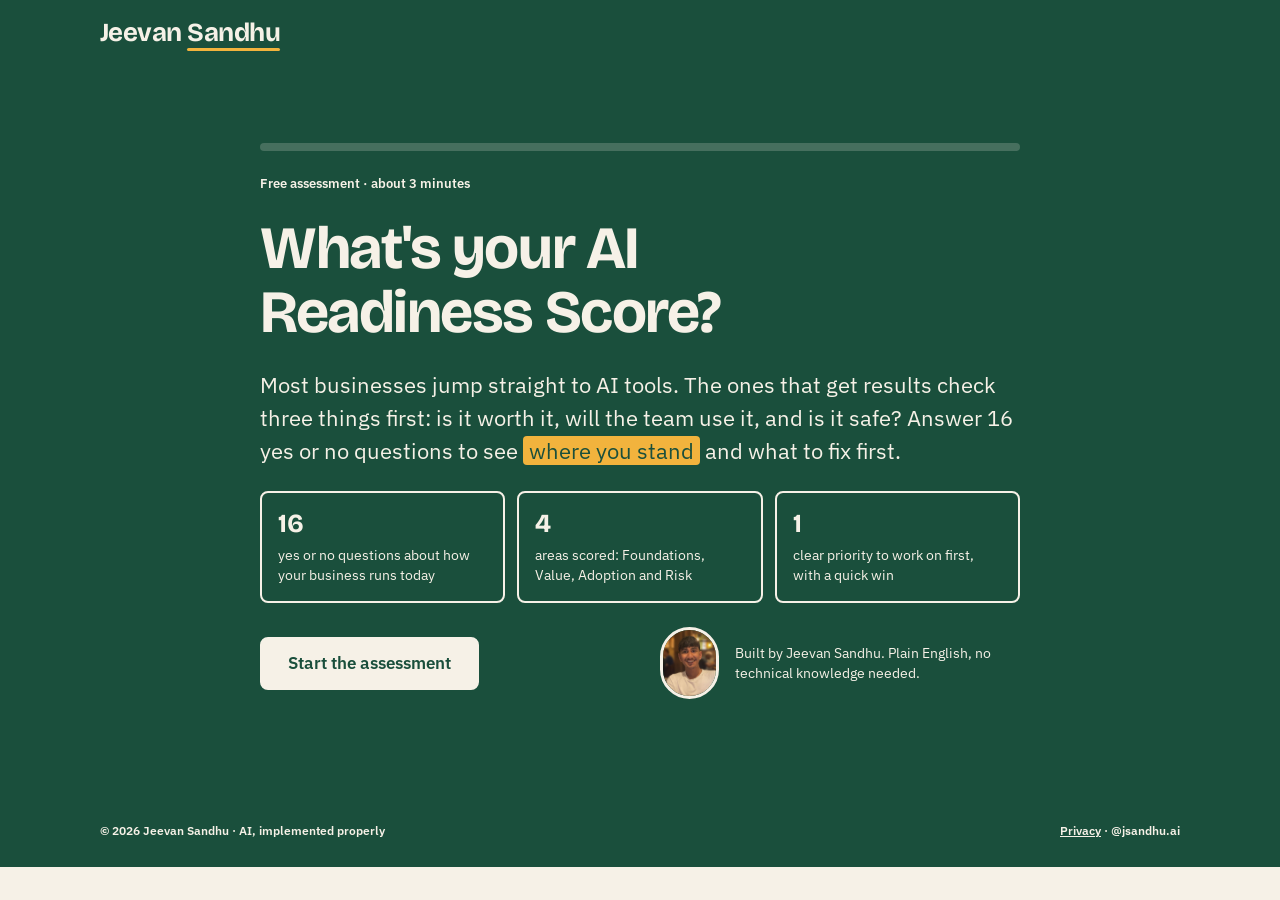
<file: index.html>
<!doctype html>
<html lang="en-GB">
<head>
<meta charset="utf-8">
<meta name="viewport" content="width=device-width, initial-scale=1">
<title>AI Readiness Score · Jeevan Sandhu</title>
<meta name="description" content="Is your business ready to implement AI properly? Answer 16 yes or no questions in about three minutes and get your free AI Readiness Score.">
<meta property="og:title" content="What's your AI Readiness Score?">
<meta property="og:description" content="16 yes or no questions, about three minutes. Find out where your business stands on Value, Adoption and Risk, and what to fix first.">
<meta property="og:image" content="https://www.clearstageconsulting.com/jeevan.jpg">
<link rel="preconnect" href="https://fonts.googleapis.com">
<link rel="preconnect" href="https://fonts.gstatic.com" crossorigin>
<link rel="stylesheet" href="https://fonts.googleapis.com/css2?family=Bricolage+Grotesque:opsz,wght@12..96,600;12..96,700&family=IBM+Plex+Sans:wght@400;600&display=swap">
<!-- JSandhu AI design system -->
<link rel="stylesheet" href="tokens.css">
<link rel="stylesheet" href="components.css">
<link rel="stylesheet" href="site.css">
<style>
  .quiz { max-width: 760px; margin: 0 auto; }
  .screen[hidden] { display: none; }
  .progress { height: 8px; background: rgba(246, 241, 231, 0.2); border-radius: var(--radius-full); overflow: hidden; }
  .progress span { display: block; height: 100%; width: 0; background: var(--highlight); border-radius: var(--radius-full); transition: width .3s ease; }
  .q { display: block; padding: 0 0 var(--space-20); margin: 0 0 var(--space-20); border-bottom: var(--rule-hairline) solid var(--line); }
  .q legend { float: left; width: 100%; margin-bottom: var(--space-12); }
  .q .yn { clear: both; }
  .yn { display: grid; grid-template-columns: repeat(2, minmax(0, 140px)); gap: var(--space-8); }
  .yn .site-choice span { justify-content: center; }
  .yn .site-choice span::before { display: none; }
  .yn .site-choice input:checked + span { background: var(--panel); color: var(--on-panel); }
  .nav-row { display: flex; justify-content: space-between; align-items: center; gap: var(--space-16); flex-wrap: wrap; }
  .back { background: none; border: 0; padding: 8px 0; font: inherit; font-weight: 600; color: var(--muted); cursor: pointer; text-decoration: underline; min-height: 44px; }
  .score-row { display: flex; align-items: flex-end; gap: var(--space-24); flex-wrap: wrap; }
  .score-row .numeral { font-size: clamp(96px, 16vw, 160px); line-height: 0.85; }
  .bar { height: 10px; background: rgba(26, 79, 60, 0.12); border-radius: var(--radius-full); overflow: hidden; }
  .bar span { display: block; height: 100%; background: var(--line-strong); border-radius: var(--radius-full); }
  .area-head { display: flex; justify-content: space-between; align-items: baseline; gap: var(--space-8); }
  .check-consent { display: flex; gap: var(--space-12); align-items: flex-start; cursor: pointer; }
  .check-consent input { width: 20px; height: 20px; margin: 2px 0 0; accent-color: var(--bottle-green); flex-shrink: 0; }
  .intro-list { display: grid; grid-template-columns: repeat(3, minmax(0, 1fr)); gap: var(--space-12); }
  @media (max-width: 860px) { .intro-list { grid-template-columns: 1fr; } }
  @media (prefers-reduced-motion: reduce) { .progress span { transition: none; } }
</style>
</head>
<body>

<header class="nav" data-theme="green">
  <div class="wrap"><span class="jsa-wordmark wordmark">Jeevan <span class="jsa-wordmark__accent">Sandhu</span></span></div>
</header>

<main class="band jsa-surface" data-theme="green" style="min-height: 80vh">
  <div class="quiz jsa-stack">

    <div class="progress" aria-hidden="true"><span id="bar"></span></div>

    <!-- 0. Intro -->
    <section class="screen jsa-stack" data-step="0">
      <p class="label jsa-muted">Free assessment · about 3 minutes</p>
      <h1 class="chapter-title web-hero">What's your AI Readiness Score?</h1>
      <p class="lead">Most businesses jump straight to AI tools. The ones that get results check three things first: is it worth it, will the team use it, and is it safe? Answer 16 yes or no questions to see <span class="jsa-highlight">where you stand</span> and what to fix first.</p>
      <div class="intro-list">
        <div class="jsa-card jsa-card--strong"><span class="figure">16</span><span class="small">yes or no questions about how your business runs today</span></div>
        <div class="jsa-card jsa-card--strong"><span class="figure">4</span><span class="small">areas scored: Foundations, Value, Adoption and Risk</span></div>
        <div class="jsa-card jsa-card--strong"><span class="figure">1</span><span class="small">clear priority to work on first, with a quick win</span></div>
      </div>
      <div class="nav-row">
        <button class="site-btn" type="button" data-next>Start the assessment</button>
        <div class="photo-chip" style="max-width: 360px">
          <img src="jeevan.jpg" alt="Jeevan Sandhu" width="72" height="72">
          <p class="small">Built by Jeevan Sandhu. Plain English, no technical knowledge needed.</p>
        </div>
      </div>
    </section>

    <!-- 1 to 4. Scored areas (filled in by the script) -->
    <div id="areas"></div>

    <!-- 5. About your business -->
    <section class="screen" data-step="5" hidden>
      <div class="form-card" data-theme="paper">
        <div class="jsa-step">
          <span class="label jsa-muted">Part 5 of 6 · About your business</span>
          <h2 class="step-heading">A few details so your results fit your business</h2>
        </div>
        <div class="field">
          <label class="body-strong" for="industry">What type of business is it?</label>
          <select class="site-input" id="industry">
            <option value="" selected disabled>Choose your industry</option>
            <option>Accountancy and bookkeeping</option>
            <option>Legal</option>
            <option>Estate agency and property</option>
            <option>Recruitment</option>
            <option>Marketing, design or creative agency</option>
            <option>IT and tech services</option>
            <option>Consulting and professional services</option>
            <option>Financial services and insurance</option>
            <option>Construction and trades</option>
            <option>Health, beauty and wellness</option>
            <option>Hospitality and events</option>
            <option>Retail and e-commerce</option>
            <option>Manufacturing and engineering</option>
            <option>Education and training</option>
            <option>Charity or non-profit</option>
            <option value="other">Something else</option>
          </select>
          <input class="site-input" type="text" id="industryOther" placeholder="Tell me your industry" hidden>
        </div>
        <fieldset class="field">
          <legend class="body-strong">What's your role in the business?</legend>
          <div class="choices">
            <label class="site-choice"><input type="radio" name="role" value="owner"><span class="body">Owner, director or co-founder</span></label>
            <label class="site-choice"><input type="radio" name="role" value="signoff"><span class="body">Manager who can sign off spending</span></label>
            <label class="site-choice"><input type="radio" name="role" value="researching"><span class="body">I'm looking into it for someone else</span></label>
          </div>
        </fieldset>
        <fieldset class="field">
          <legend class="body-strong">When do you want to start using AI properly?</legend>
          <div class="choices">
            <label class="site-choice"><input type="radio" name="when" value="month"><span class="body">In the next month</span></label>
            <label class="site-choice"><input type="radio" name="when" value="quarter"><span class="body">In the next 3 months</span></label>
            <label class="site-choice"><input type="radio" name="when" value="later"><span class="body">Later this year or beyond</span></label>
            <label class="site-choice"><input type="radio" name="when" value="exploring"><span class="body">I'm just exploring</span></label>
          </div>
        </fieldset>
        <fieldset class="field">
          <legend class="body-strong">If expert help showed a clear return, would you invest in it?</legend>
          <div class="choices">
            <label class="site-choice"><input type="radio" name="invest" value="yes"><span class="body">Yes, I've got budget for this</span></label>
            <label class="site-choice"><input type="radio" name="invest" value="numbers"><span class="body">Yes, if I can see the return</span></label>
            <label class="site-choice"><input type="radio" name="invest" value="diy"><span class="body">Not right now, I'd rather do it myself</span></label>
          </div>
        </fieldset>
        <div class="field">
          <label class="body-strong" for="drain">What's eating the most time in your week? <span class="small jsa-muted">(optional)</span></label>
          <textarea class="site-input" id="drain" placeholder="For example: replying to enquiries, writing quotes, chasing invoices"></textarea>
        </div>
        <p class="form-error small-strong" data-error role="alert">Please choose your industry and answer the three questions.</p>
        <div class="nav-row">
          <button class="back" type="button" data-back>Back</button>
          <button class="site-btn" type="button" data-next>Next</button>
        </div>
      </div>
    </section>

    <!-- 6. Contact gate -->
    <section class="screen" data-step="6" hidden>
      <form class="form-card" id="gate" data-theme="paper" novalidate>
        <div class="jsa-step">
          <span class="label jsa-muted">Part 6 of 6 · Your results are ready</span>
          <h2 class="step-heading">Where should I send your results?</h2>
          <p class="small jsa-muted">You'll see your score and your priority straight away.</p>
        </div>
        <div class="row-2">
          <div class="field">
            <label class="body-strong" for="firstName">First name</label>
            <input class="site-input" type="text" id="firstName" autocomplete="given-name">
          </div>
          <div class="field">
            <label class="body-strong" for="email">Email</label>
            <input class="site-input" type="email" id="email" autocomplete="email">
          </div>
        </div>
        <div class="field">
          <label class="body-strong" for="business">Business name</label>
          <input class="site-input" type="text" id="business" autocomplete="organization">
        </div>
        <label class="check-consent small">
          <input type="checkbox" id="consent">
          <span>Send me occasional plain-English tips on implementing AI. Unsubscribe any time.</span>
        </label>
        <p class="form-error small-strong" data-error role="alert">Please add your first name, a valid email and your business name.</p>
        <div class="nav-row">
          <button class="back" type="button" data-back>Back</button>
          <button class="site-btn" type="submit">Show my results</button>
        </div>
        <p class="small jsa-muted">I'll use your details to send your results and follow up about them. I never sell them or share them for anyone else's marketing. <a href="privacy.html" target="_blank">Privacy policy</a>.</p>
      </form>
    </section>

    <!-- 7. Results -->
    <section class="screen jsa-stack" data-step="7" hidden aria-live="polite">
      <p class="label jsa-muted" id="r-hello">Your results</p>
      <div class="score-row">
        <span class="numeral" id="r-percent">0%</span>
        <div class="jsa-step" style="padding-bottom: 12px">
          <span class="label jsa-muted">AI Readiness Score</span>
          <h1 class="step-heading" id="r-tier" style="font-size: 32px; line-height: 38px">Tier</h1>
        </div>
      </div>
      <p class="lead" id="r-tier-text"></p>

      <div class="form-card" data-theme="paper">
        <h2 class="step-heading">Your scores by area</h2>
        <div class="jsa-grid-2" id="r-areas"></div>
      </div>

      <div class="jsa-panel" id="r-priority"></div>

      <div class="jsa-card jsa-card--roomy" id="r-next"></div>
      <p class="small">Take a screenshot to keep your results handy.</p>
    </section>

  </div>
</main>

<footer class="footer" data-theme="green">
  <div class="wrap jsa-running running">
    <span>© <span id="year">2026</span> Jeevan Sandhu · AI, implemented properly</span>
    <span><a href="privacy.html" style="color: inherit">Privacy</a> · @jsandhu.ai</span>
  </div>
</footer>

<script>
  // ---------------- Settings: change these if your links change ----------------
  // Leads are emailed here by FormSubmit (free, no account). After activating, you can swap the
  // address for the random alias FormSubmit gives you, so your email isn't visible in the page source.
  var LEAD_INBOX = "clearstageinfo@gmail.com";
  var BOOKING_URL  = "https://calendly.com/clearstageinfo/ai-discovery-call";
  var PRODUCTS_URL = "products.html";

  // Need: a decision-maker who wants to start within 3 months
  // Budget: willing to invest in expert help
  // Need AND budget -> discovery call. Anything else -> the guide.
  var NEED   = { role: ["owner", "signoff"], when: ["month", "quarter"] };
  var BUDGET = { invest: ["yes", "numbers"] };
  // ------------------------------------------------------------------------------

  var AREAS = [
    { key: "foundations", name: "Foundations", sub: "Do you know where your time goes?",
      qs: ["Could you name your three most time-consuming tasks, and roughly how many hours each takes a week?",
           "Are your key processes, like enquiry to invoice, written down anywhere?",
           "Do you know which jobs get done the same way every time?",
           "Is your business information mostly in one or two systems, rather than spread across spreadsheets and inboxes?"],
      low: "You can't fix what you can't see. Before any AI tool, you need a clear picture of where the hours go.",
      win: "This week, write down your three busiest processes step by step, with roughly how long each step takes." },
    { key: "value", name: "Value", sub: "Is it worth it?",
      qs: ["Do you know roughly what an hour of your team's time costs the business?",
           "Before you buy a new tool, do you work out how quickly it would pay for itself?",
           "Could you say what each tool you pay for saves you each month?",
           "Do you review your software subscriptions at least once a year?"],
      low: "Without the numbers, AI spending is guesswork. That's how businesses end up paying for tools nobody uses.",
      win: "List every tool you pay for, what it costs a month, and what it actually saves. Cancel anything you can't justify." },
    { key: "adoption", name: "Adoption", sub: "Will your team use it?",
      qs: ["Have you asked your team which tasks they'd most like help with?",
           "When a new tool comes in, is someone responsible for getting everyone using it?",
           "Is everyone who uses AI at work using it in roughly the same way?",
           "Does your team get time to learn new tools, rather than squeezing it in?"],
      low: "The best tool fails if your team doesn't use it. Adoption is planned, not hoped for.",
      win: "Ask each person on your team which task they dread most. Their answers are your best starting points." },
    { key: "risk", name: "Risk", sub: "Is it safe?",
      qs: ["Do you have written rules on what can and can't go into AI tools?",
           "Do you know where the AI tools your team uses store your data?",
           "Does a person check anything AI writes before it reaches a customer?",
           "Would you know what to do if client details went into the wrong tool?"],
      low: "If your team already uses AI with no rules, client data could be going places you can't take back.",
      win: "Write a one-page rule on what never goes into an AI tool, such as client names, contracts and financial details, and share it today." }
  ];

  var TIERS = [
    { min: 75, name: "Ready to implement", text: "The basics are in place. The next job is choosing which AI ideas are actually worth doing, and testing them properly before you roll them out." },
    { min: 40, name: "Building foundations", text: "Some of the pieces are there. Your lowest area is holding the rest back, so that's where to start." },
    { min: 0,  name: "Getting started", text: "The groundwork isn't there yet, which is completely normal. AI tools come after knowing where your time goes, so start with your priority below." }
  ];

  var LABELS = {
    role:   { owner: "Owner/director", signoff: "Manager with sign-off", researching: "Researching for someone else" },
    invest: { yes: "Has budget", numbers: "Will invest if the return is clear", diy: "Prefers DIY" },
    when:   { month: "Next month", quarter: "Next 3 months", later: "Later", exploring: "Exploring" }
  };

  // ----- Build the four scored screens -----
  var areasEl = document.getElementById("areas");
  AREAS.forEach(function (a, i) {
    var s = document.createElement("section");
    s.className = "screen"; s.dataset.step = String(i + 1); s.hidden = true;
    var html = '<div class="form-card" data-theme="paper">' +
      '<div class="jsa-step"><span class="label jsa-muted">Part ' + (i + 1) + ' of 6 · ' + a.name + '</span>' +
      '<h2 class="step-heading">' + a.sub + '</h2></div><div>';
    a.qs.forEach(function (q, j) {
      var n = a.key + j;
      html += '<fieldset class="field q"><legend class="body">' + q + '</legend><div class="yn">' +
        '<label class="site-choice"><input type="radio" name="' + n + '" value="1"><span class="body-strong">Yes</span></label>' +
        '<label class="site-choice"><input type="radio" name="' + n + '" value="0"><span class="body-strong">No</span></label>' +
        '</div></fieldset>';
    });
    html += '</div><p class="form-error small-strong" data-error role="alert">Please answer all four questions.</p>' +
      '<div class="nav-row"><button class="back" type="button" data-back>Back</button>' +
      '<button class="site-btn" type="button" data-next>Next</button></div></div>';
    s.innerHTML = html;
    areasEl.appendChild(s);
  });

  // ----- Navigation -----
  var screens = Array.prototype.slice.call(document.querySelectorAll(".screen"))
    .sort(function (x, y) { return x.dataset.step - y.dataset.step; });
  var step = 0;
  var bar = document.getElementById("bar");

  function show(n) {
    screens.forEach(function (s) { s.hidden = Number(s.dataset.step) !== n; });
    step = n;
    bar.style.width = Math.round((n / 7) * 100) + "%";
    window.scrollTo({ top: 0, behavior: "smooth" });
    var h = screens[n].querySelector("h1, h2");
    if (h) { h.setAttribute("tabindex", "-1"); h.focus({ preventScroll: true }); }
  }
  function val(id) { return document.getElementById(id).value.trim(); }
  function picked(name) {
    var el = document.querySelector('input[name="' + name + '"]:checked');
    return el ? el.value : "";
  }
  function sector() { var i = document.getElementById("industry"); return i.value === "other" ? val("industryOther") : i.value; }

  function valid(n) {
    if (n >= 1 && n <= 4) {
      var a = AREAS[n - 1];
      return a.qs.every(function (_, j) { return picked(a.key + j) !== ""; });
    }
    if (n === 5) return sector() && picked("role") && picked("when") && picked("invest");
    return true;
  }

  document.addEventListener("click", function (e) {
    var t = e.target;
    if (t.matches("[data-next]")) {
      var err = screens[step].querySelector("[data-error]");
      if (!valid(step)) { if (err) err.classList.add("show"); return; }
      if (err) err.classList.remove("show");
      show(step + 1);
    }
    if (t.matches("[data-back]")) show(step - 1);
  });

  var industry = document.getElementById("industry");
  industry.addEventListener("change", function () {
    var o = document.getElementById("industryOther");
    o.hidden = industry.value !== "other";
    if (!o.hidden) o.focus();
  });

  // ----- Send a lead to your inbox (picked up hourly into the Excel tracker) -----
  function saveLead(lead) {
    var body = Object.assign({
      _subject: "AI Readiness lead: " + lead.email,
      _template: "table",
      _captcha: "false"
    }, lead);
    try {
      fetch("https://formsubmit.co/ajax/" + LEAD_INBOX, {
        method: "POST", keepalive: true,
        headers: { "Content-Type": "application/json", "Accept": "application/json" },
        body: JSON.stringify(body)
      }).catch(function () {});
    } catch (x) {}
  }

  // ----- Scoring, saving and results -----
  document.getElementById("gate").addEventListener("submit", function (e) {
    e.preventDefault();
    var err = this.querySelector("[data-error]");
    var first = val("firstName"), email = val("email"), business = val("business");
    if (!first || !business || !/^[^\s@]+@[^\s@]+\.[^\s@]+$/.test(email)) { err.classList.add("show"); return; }
    err.classList.remove("show");

    var scores = {}, total = 0;
    AREAS.forEach(function (a) {
      var s = 0; a.qs.forEach(function (_, j) { s += Number(picked(a.key + j)); });
      scores[a.key] = s; total += s;
    });
    var percent = Math.round((total / 16) * 100);
    var tier = TIERS.filter(function (t) { return percent >= t.min; })[0];
    var lowest = AREAS.slice().sort(function (x, y) { return scores[x.key] - scores[y.key]; })[0];

    var ans = { role: picked("role"), when: picked("when"), invest: picked("invest") };
    var need = NEED.role.indexOf(ans.role) !== -1 && NEED.when.indexOf(ans.when) !== -1;
    var budget = BUDGET.invest.indexOf(ans.invest) !== -1;
    var route = need && budget ? "discovery_call" : "guide";

    // Save the lead: one field per spreadsheet column
    function clean(s) { return String(s).replace(/[<>]/g, "").replace(/[\r\n\t]+/g, " ").trim().slice(0, 500); }
    var leadId = "L" + Date.now().toString(36).toUpperCase() + Math.random().toString(36).slice(2, 6).toUpperCase();
    saveLead({
      lead_id: leadId,
      submitted: new Date().toISOString(),
      first_name: clean(first),
      email: email.toLowerCase(),
      business: clean(business),
      industry: clean(sector()),
      role: LABELS.role[ans.role],
      timeline: LABELS.when[ans.when],
      budget: LABELS.invest[ans.invest],
      score: String(percent),
      tier: tier.name,
      foundations: String(scores.foundations),
      value: String(scores.value),
      adoption: String(scores.adoption),
      risk: String(scores.risk),
      priority: lowest.name,
      route: route === "discovery_call" ? "Discovery call" : "Guide",
      time_drain: clean(val("drain")) || "-",
      source: clean(new URLSearchParams(location.search).get("source") || "website"),
      marketing_consent: document.getElementById("consent").checked ? "Yes" : "No"
    });

    // Results
    document.getElementById("r-hello").textContent = "Your results, " + first;
    document.getElementById("r-percent").textContent = percent + "%";
    document.getElementById("r-tier").textContent = tier.name;
    document.getElementById("r-tier-text").textContent = tier.text;

    document.getElementById("r-areas").innerHTML = AREAS.map(function (a) {
      var s = scores[a.key];
      return '<div class="jsa-step"><div class="area-head"><span class="body-strong">' + a.name + '</span>' +
        '<span class="small jsa-muted">' + s + ' out of 4</span></div>' +
        '<div class="bar"><span style="width:' + (s / 4 * 100) + '%"></span></div>' +
        '<span class="small jsa-muted">' + a.sub + '</span></div>';
    }).join("");

    document.getElementById("r-priority").innerHTML =
      '<span class="label">Your priority: ' + lowest.name + '</span>' +
      '<h2 class="step-heading">' + lowest.sub + '</h2>' +
      '<p class="body">' + lowest.low + '</p>' +
      '<p class="body"><strong>Quick win:</strong> ' + lowest.win + '</p>';

    var next = document.getElementById("r-next");
    if (route === "discovery_call") {
      var notes = "Score: " + percent + "% (" + tier.name + ") | Priority: " + lowest.name +
        " | Business: " + business + " | Industry: " + sector() +
        " | Role: " + LABELS.role[ans.role] + " | Start: " + LABELS.when[ans.when] +
        " | Budget: " + LABELS.invest[ans.invest] + (val("drain") ? " | Time drain: " + val("drain") : "");
      var url = BOOKING_URL + "?name=" + encodeURIComponent(first) + "&email=" + encodeURIComponent(email) +
        "&a1=" + encodeURIComponent(notes);
      next.innerHTML = '<span class="label jsa-muted">Your next step</span>' +
        '<h2 class="step-heading">Let\'s turn this into a plan</h2>' +
        '<p class="body">You\'re ready to move and open to investing, so the fastest route is a free 20-minute discovery call. We\'ll look at your ' + lowest.name.toLowerCase() + ' gap and where AI could save you the most time. If an AI audit would help, I\'ll explain it. If it won\'t, I\'ll tell you.</p>' +
        '<div><a class="site-btn" href="' + url + '">Book your free discovery call</a></div>';
    } else {
      var purl = PRODUCTS_URL + "?name=" + encodeURIComponent(first) + "&industry=" + encodeURIComponent(sector());
      next.innerHTML = '<span class="label jsa-muted">Your next step</span>' +
        '<h2 class="step-heading">Fix it yourself, step by step</h2>' +
        '<p class="body">The AI Implementation Guide walks you through the same 9-stage process I use with clients, starting with your ' + lowest.name.toLowerCase() + ' gap. You finish with your own written AI strategy, at your own pace.</p>' +
        '<div><a class="site-btn" href="' + purl + '">See the guide</a></div>';
    }
    show(7);
  });

  document.getElementById("year").textContent = new Date().getFullYear();
</script>
</body>
</html>
</file>
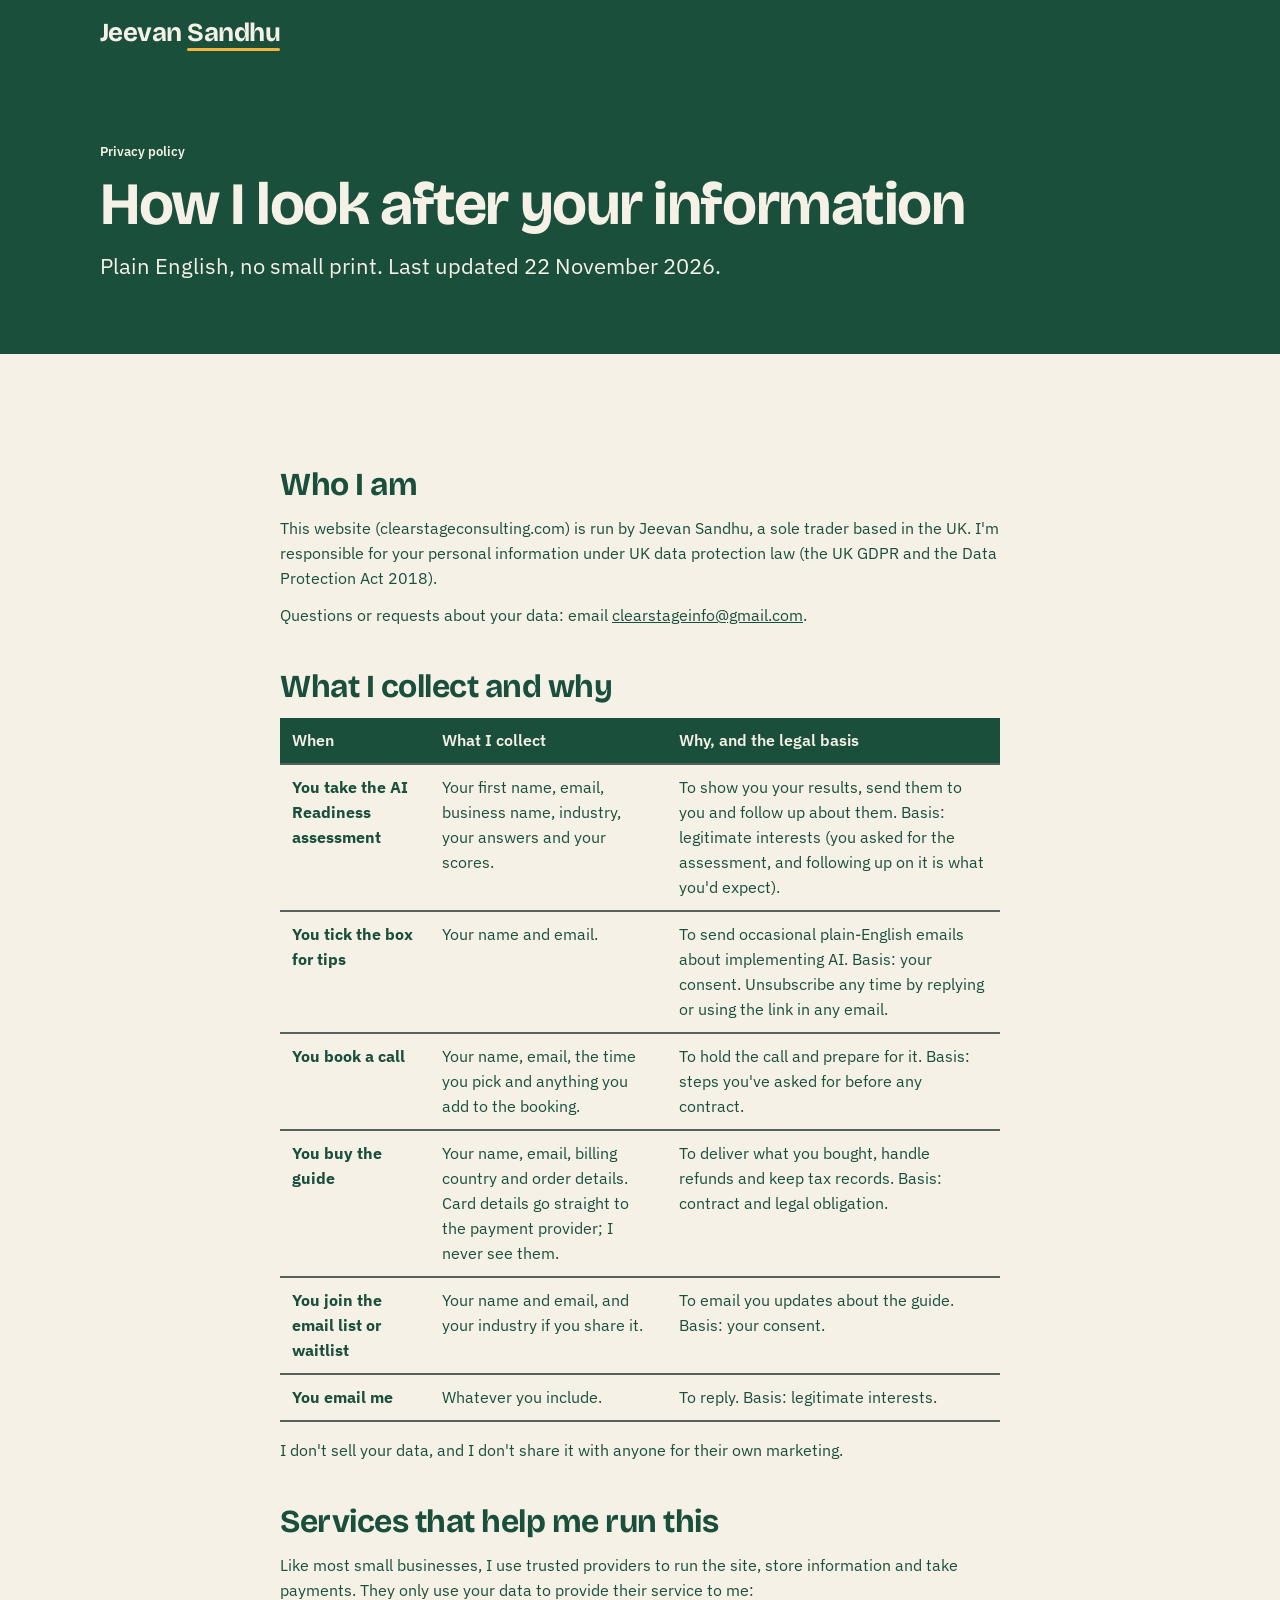
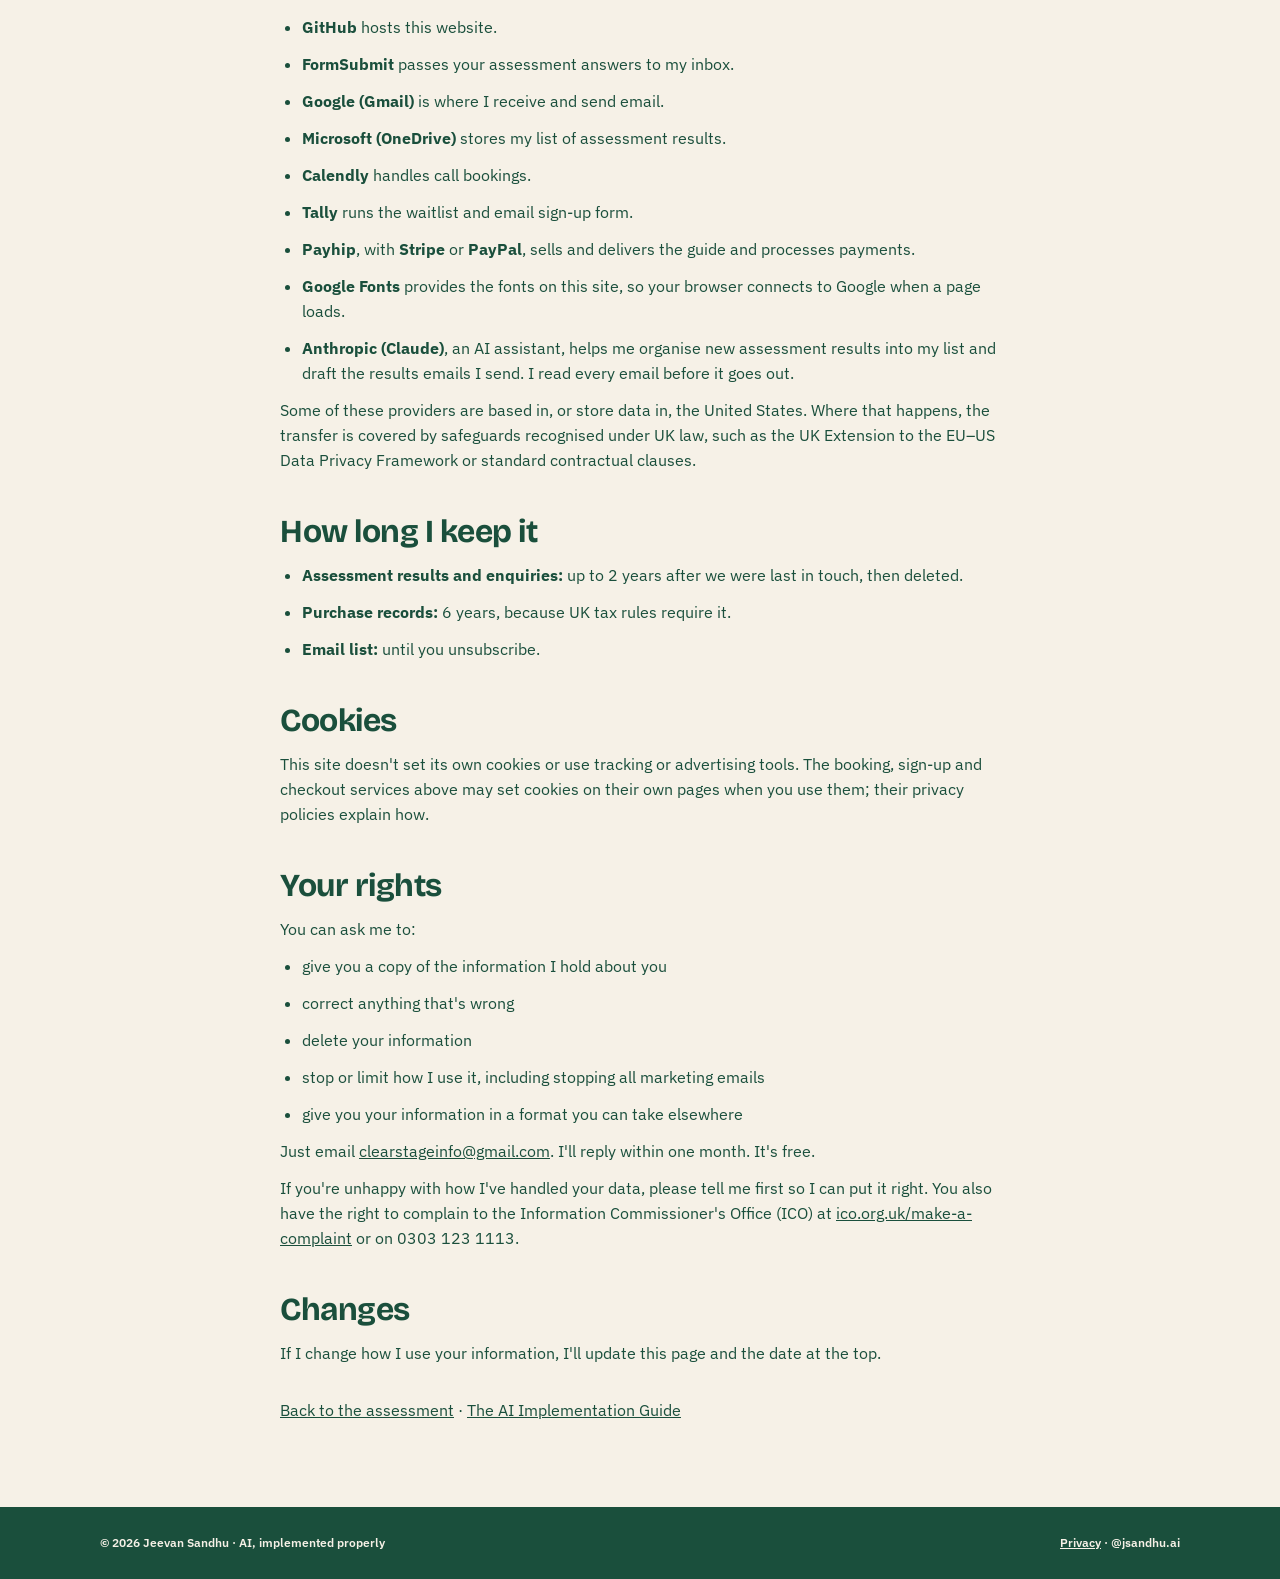
<file: privacy.html>
<!doctype html>
<html lang="en-GB">
<head>
<meta charset="utf-8">
<meta name="viewport" content="width=device-width, initial-scale=1">
<title>Privacy policy · Jeevan Sandhu</title>
<meta name="description" content="How Jeevan Sandhu collects, uses and protects your personal information.">
<link rel="preconnect" href="https://fonts.googleapis.com">
<link rel="preconnect" href="https://fonts.gstatic.com" crossorigin>
<link rel="stylesheet" href="https://fonts.googleapis.com/css2?family=Bricolage+Grotesque:opsz,wght@12..96,600;12..96,700&family=IBM+Plex+Sans:wght@400;600&display=swap">
<link rel="stylesheet" href="tokens.css">
<link rel="stylesheet" href="components.css">
<link rel="stylesheet" href="site.css">
<style>
  .policy { max-width: 720px; }
  .policy h2 { margin-top: 40px; margin-bottom: 12px; }
  .policy p, .policy li { margin-bottom: 12px; }
  .policy ul { padding-left: 22px; margin: 0 0 12px; }
  .policy table { width: 100%; border-collapse: collapse; margin: 8px 0 16px; }
  .policy th, .policy td { text-align: left; vertical-align: top; padding: 10px 12px; border-bottom: var(--rule) solid var(--line); }
  .policy th { background: var(--panel); color: var(--on-panel); font-weight: 600; }
  @media (max-width: 760px) { .policy table, .policy tbody, .policy tr, .policy td, .policy th { display: block; } .policy thead { display: none; } .policy td { border-bottom: 0; padding: 4px 0; } .policy tr { border-bottom: var(--rule) solid var(--line); padding: 10px 0; } }
</style>
</head>
<body>

<header class="nav" data-theme="green">
  <div class="wrap"><a class="jsa-wordmark wordmark" href="index.html">Jeevan <span class="jsa-wordmark__accent">Sandhu</span></a></div>
</header>

<main>
  <section class="band jsa-surface" data-theme="green">
    <div class="wrap jsa-stack" style="gap: 12px">
      <p class="label jsa-muted">Privacy policy</p>
      <h1 class="chapter-title web-hero">How I look after your information</h1>
      <p class="lead">Plain English, no small print. Last updated 22 November 2026.</p>
    </div>
  </section>

  <section class="band jsa-surface">
    <div class="wrap policy body">

      <h2 class="heading">Who I am</h2>
      <p>This website (clearstageconsulting.com) is run by Jeevan Sandhu, a sole trader based in the UK. I'm responsible for your personal information under UK data protection law (the UK GDPR and the Data Protection Act 2018).</p>
      <p>Questions or requests about your data: email <a href="mailto:clearstageinfo@gmail.com">clearstageinfo@gmail.com</a>.</p>

      <h2 class="heading">What I collect and why</h2>
      <table>
        <thead><tr><th>When</th><th>What I collect</th><th>Why, and the legal basis</th></tr></thead>
        <tbody>
          <tr><td><b>You take the AI Readiness assessment</b></td><td>Your first name, email, business name, industry, your answers and your scores.</td><td>To show you your results, send them to you and follow up about them. Basis: legitimate interests (you asked for the assessment, and following up on it is what you'd expect).</td></tr>
          <tr><td><b>You tick the box for tips</b></td><td>Your name and email.</td><td>To send occasional plain-English emails about implementing AI. Basis: your consent. Unsubscribe any time by replying or using the link in any email.</td></tr>
          <tr><td><b>You book a call</b></td><td>Your name, email, the time you pick and anything you add to the booking.</td><td>To hold the call and prepare for it. Basis: steps you've asked for before any contract.</td></tr>
          <tr><td><b>You buy the guide</b></td><td>Your name, email, billing country and order details. Card details go straight to the payment provider; I never see them.</td><td>To deliver what you bought, handle refunds and keep tax records. Basis: contract and legal obligation.</td></tr>
          <tr><td><b>You join the email list or waitlist</b></td><td>Your name and email, and your industry if you share it.</td><td>To email you updates about the guide. Basis: your consent.</td></tr>
          <tr><td><b>You email me</b></td><td>Whatever you include.</td><td>To reply. Basis: legitimate interests.</td></tr>
        </tbody>
      </table>
      <p>I don't sell your data, and I don't share it with anyone for their own marketing.</p>

      <h2 class="heading">Services that help me run this</h2>
      <p>Like most small businesses, I use trusted providers to run the site, store information and take payments. They only use your data to provide their service to me:</p>
      <ul>
        <li><b>GitHub</b> hosts this website.</li>
        <li><b>FormSubmit</b> passes your assessment answers to my inbox.</li>
        <li><b>Google (Gmail)</b> is where I receive and send email.</li>
        <li><b>Microsoft (OneDrive)</b> stores my list of assessment results.</li>
        <li><b>Calendly</b> handles call bookings.</li>
        <li><b>Tally</b> runs the waitlist and email sign-up form.</li>
        <li><b>Payhip</b>, with <b>Stripe</b> or <b>PayPal</b>, sells and delivers the guide and processes payments.</li>
        <li><b>Google Fonts</b> provides the fonts on this site, so your browser connects to Google when a page loads.</li>
        <li><b>Anthropic (Claude)</b>, an AI assistant, helps me organise new assessment results into my list and draft the results emails I send. I read every email before it goes out.</li>
      </ul>
      <p>Some of these providers are based in, or store data in, the United States. Where that happens, the transfer is covered by safeguards recognised under UK law, such as the UK Extension to the EU–US Data Privacy Framework or standard contractual clauses.</p>

      <h2 class="heading">How long I keep it</h2>
      <ul>
        <li><b>Assessment results and enquiries:</b> up to 2 years after we were last in touch, then deleted.</li>
        <li><b>Purchase records:</b> 6 years, because UK tax rules require it.</li>
        <li><b>Email list:</b> until you unsubscribe.</li>
      </ul>

      <h2 class="heading">Cookies</h2>
      <p>This site doesn't set its own cookies or use tracking or advertising tools. The booking, sign-up and checkout services above may set cookies on their own pages when you use them; their privacy policies explain how.</p>

      <h2 class="heading">Your rights</h2>
      <p>You can ask me to:</p>
      <ul>
        <li>give you a copy of the information I hold about you</li>
        <li>correct anything that's wrong</li>
        <li>delete your information</li>
        <li>stop or limit how I use it, including stopping all marketing emails</li>
        <li>give you your information in a format you can take elsewhere</li>
      </ul>
      <p>Just email <a href="mailto:clearstageinfo@gmail.com">clearstageinfo@gmail.com</a>. I'll reply within one month. It's free.</p>
      <p>If you're unhappy with how I've handled your data, please tell me first so I can put it right. You also have the right to complain to the Information Commissioner's Office (ICO) at <a href="https://ico.org.uk/make-a-complaint/">ico.org.uk/make-a-complaint</a> or on 0303 123 1113.</p>

      <h2 class="heading">Changes</h2>
      <p>If I change how I use your information, I'll update this page and the date at the top.</p>

      <p style="margin-top: 32px"><a href="index.html">Back to the assessment</a> · <a href="products.html">The AI Implementation Guide</a></p>
    </div>
  </section>
</main>

<footer class="footer" data-theme="green">
  <div class="wrap jsa-running running">
    <span>© <span id="year">2026</span> Jeevan Sandhu · AI, implemented properly</span>
    <span><a href="privacy.html" style="color: inherit">Privacy</a> · @jsandhu.ai</span>
  </div>
</footer>
<script>document.getElementById("year").textContent = new Date().getFullYear();</script>
</body>
</html>
</file>
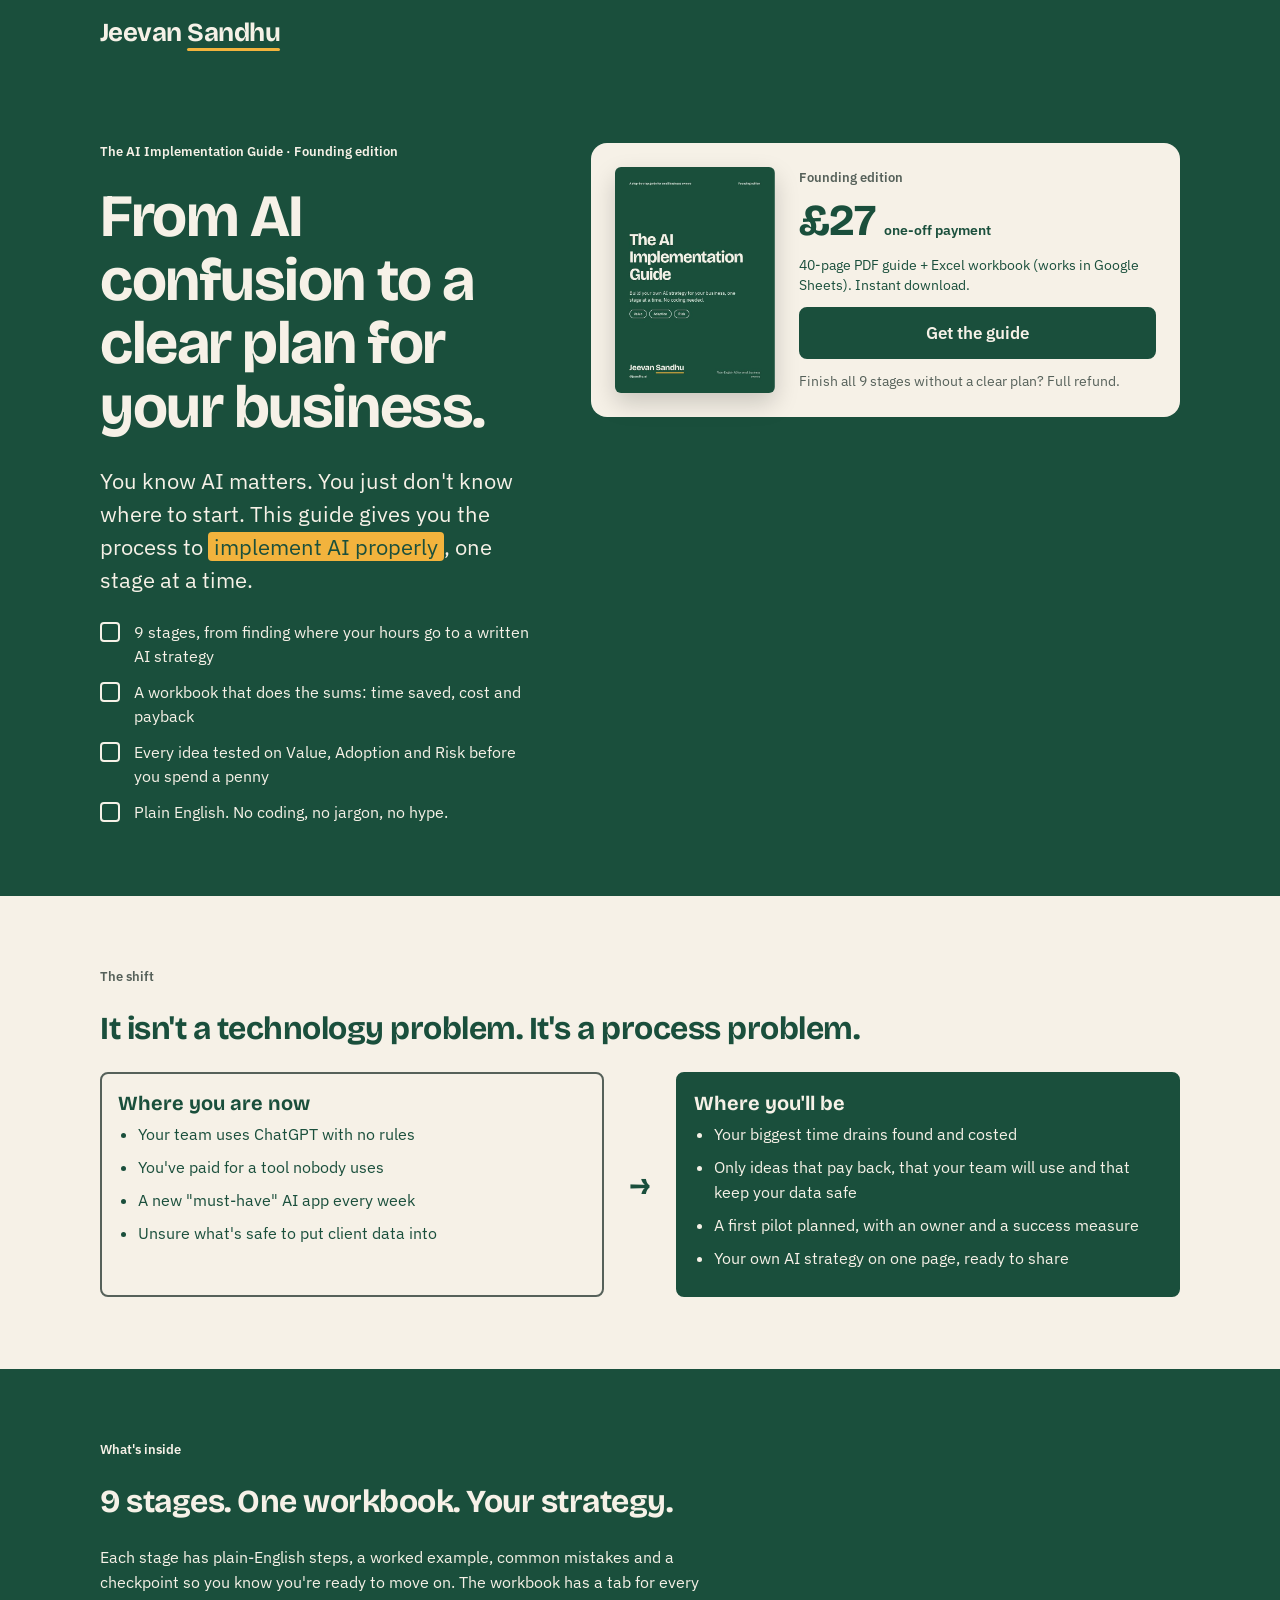
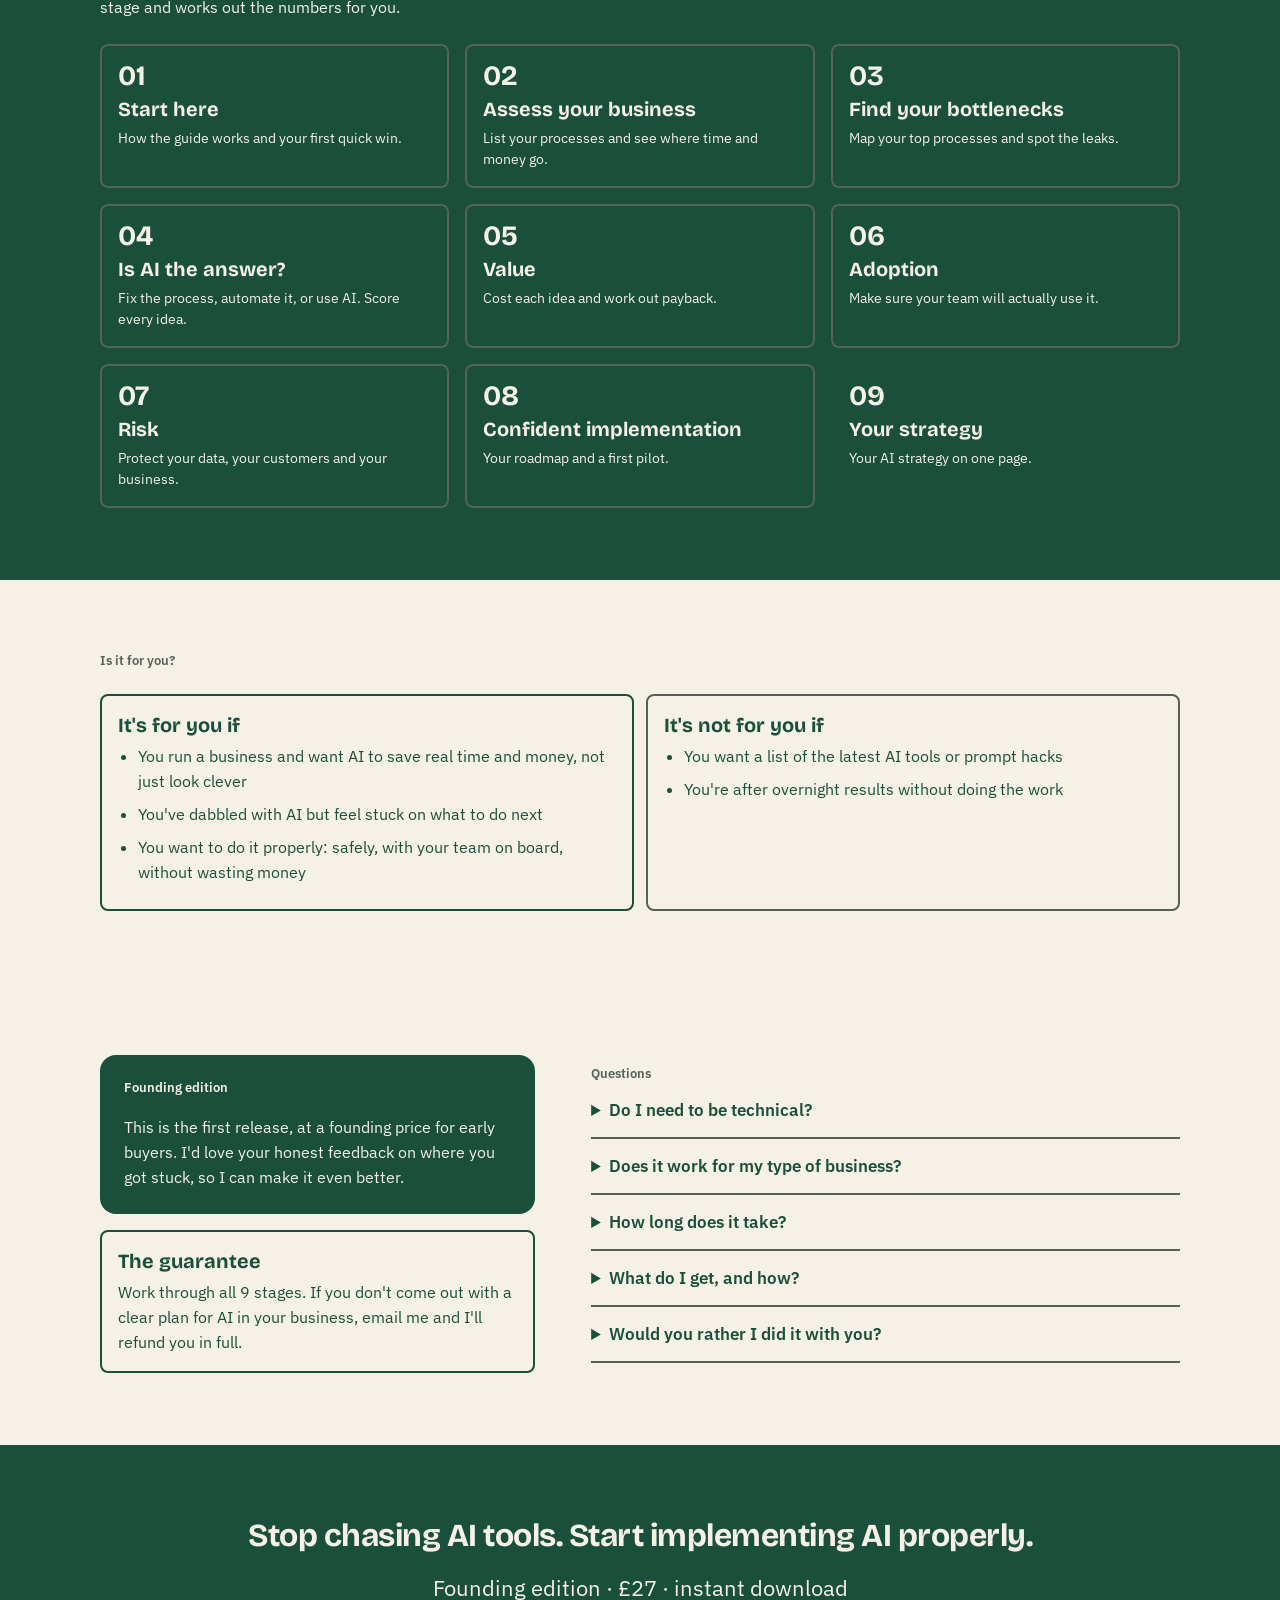
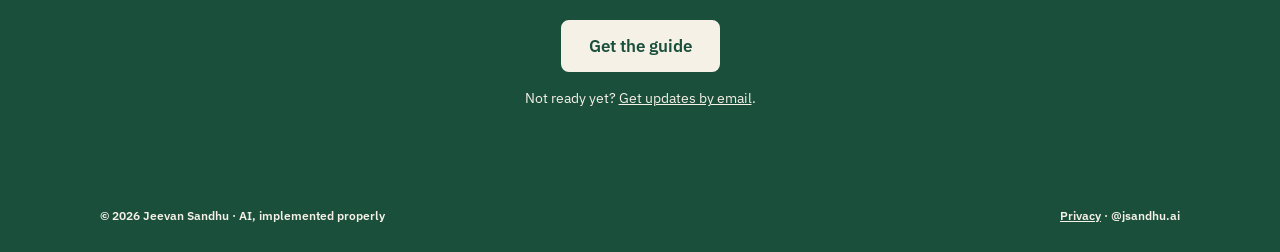
<file: products.html>
<!doctype html>
<html lang="en-GB">
<head>
<meta charset="utf-8">
<meta name="viewport" content="width=device-width, initial-scale=1">
<title>The AI Implementation Guide · From AI confusion to a clear plan · Jeevan Sandhu</title>
<meta name="description" content="A 9-stage guide and workbook that takes business owners from not knowing where to start with AI to their own clear, tested AI strategy. No coding needed. Founding edition, £27.">
<meta property="og:title" content="The AI Implementation Guide: From AI Confusion to a Clear Plan for Your Business">
<meta property="og:description" content="9 stages, one workbook, your own AI strategy. No coding, no jargon, no hype.">
<meta property="og:image" content="https://www.clearstageconsulting.com/guide-cover.jpg">
<link rel="preconnect" href="https://fonts.googleapis.com">
<link rel="preconnect" href="https://fonts.gstatic.com" crossorigin>
<link rel="stylesheet" href="https://fonts.googleapis.com/css2?family=Bricolage+Grotesque:opsz,wght@12..96,600;12..96,700&family=IBM+Plex+Sans:wght@400;600&display=swap">
<!-- JSandhu AI design system -->
<link rel="stylesheet" href="tokens.css">
<link rel="stylesheet" href="components.css">
<link rel="stylesheet" href="site.css">
<style>
  .buy-card { background: var(--surface); color: var(--ink); border-radius: var(--radius-lg); padding: 24px; display: grid; grid-template-columns: 160px minmax(0, 1fr); gap: 24px; align-items: center; }
  .buy-card img { width: 100%; height: auto; border-radius: 6px; box-shadow: 0 10px 24px rgba(0,0,0,.18); display: block; }
  .price { font-family: var(--font-display); font-weight: 700; font-size: 44px; line-height: 1; letter-spacing: -0.02em; }
  .price small { font-family: var(--font-sans); font-weight: 600; font-size: 14px; letter-spacing: 0; margin-left: 8px; }
  .buy-card .site-btn { width: 100%; }
  .fromto { display: grid; grid-template-columns: minmax(0, 1fr) 40px minmax(0, 1fr); gap: 16px; align-items: stretch; }
  .fromto .arrow { display: flex; align-items: center; justify-content: center; font-family: var(--font-display); font-weight: 700; font-size: 32px; }
  .fromto ul, .fit ul { margin: 0; padding-left: 20px; }
  .fromto li, .fit li { margin-bottom: 8px; }
  .stages { display: grid; grid-template-columns: repeat(3, minmax(0, 1fr)); gap: 16px; }
  .stage-num { font-family: var(--font-display); font-weight: 700; font-size: 28px; line-height: 1; }
  .faq details { border-bottom: var(--rule) solid var(--line); padding: 16px 0; }
  .faq summary { cursor: pointer; font-weight: 600; font-size: 17px; }
  .faq p { margin: 10px 0 0; }
  .center { text-align: center; align-items: center; }
  @media (max-width: 760px) {
    .buy-card { grid-template-columns: 1fr; }
    .buy-card img { max-width: 200px; margin: 0 auto; }
    .fromto { grid-template-columns: 1fr; }
    .fromto .arrow { transform: rotate(90deg); }
    .stages { grid-template-columns: 1fr 1fr; }
    .fit.jsa-grid-2 { grid-template-columns: 1fr; }
  }
</style>
</head>
<body>

<header class="nav" data-theme="green">
  <div class="wrap"><a class="jsa-wordmark wordmark" href="index.html">Jeevan <span class="jsa-wordmark__accent">Sandhu</span></a></div>
</header>

<main>
  <!-- HERO -->
  <section class="band jsa-surface" data-theme="green">
    <div class="wrap split">

      <div class="jsa-stack">
        <p class="label jsa-muted" id="greeting">The AI Implementation Guide · Founding edition</p>
        <h1 class="chapter-title web-hero">From AI confusion to a clear plan for your business.</h1>
        <p class="lead">You know AI matters. You just don't know where to start. This guide gives you the process to <span class="jsa-highlight">implement AI properly</span>, one stage at a time.</p>
        <p class="body" id="industryLine" hidden></p>
        <div class="jsa-checklist">
          <div class="jsa-check list-item"><span class="jsa-check__box"></span><span>9 stages, from finding where your hours go to a written AI strategy</span></div>
          <div class="jsa-check list-item"><span class="jsa-check__box"></span><span>A workbook that does the sums: time saved, cost and payback</span></div>
          <div class="jsa-check list-item"><span class="jsa-check__box"></span><span>Every idea tested on Value, Adoption and Risk before you spend a penny</span></div>
          <div class="jsa-check list-item"><span class="jsa-check__box"></span><span>Plain English. No coding, no jargon, no hype.</span></div>
        </div>
      </div>

      <div class="jsa-stack" style="gap: 16px">
        <div class="buy-card" data-theme="paper">
          <img src="guide-cover.jpg" alt="Cover of The AI Implementation Guide" width="560" height="791">
          <div class="jsa-stack" style="gap: 12px">
            <p class="label jsa-muted">Founding edition</p>
            <p class="price">£27<small>one-off payment</small></p>
            <p class="small">40-page PDF guide + Excel workbook (works in Google Sheets). Instant download.</p>
            <a class="site-btn buy" href="https://payhip.com/b/LvHWw">Get the guide</a>
            <p class="small jsa-muted">Finish all 9 stages without a clear plan? Full refund.</p>
          </div>
        </div>
        <p class="small" id="backLink" hidden>Situation changed, or picked the wrong answer? <a href="index.html">Go back to the questions</a>.</p>
      </div>

    </div>
  </section>

  <!-- FROM / TO -->
  <section class="band jsa-surface">
    <div class="wrap jsa-stack" style="gap: 24px">
      <p class="label jsa-muted">The shift</p>
      <h2 class="heading">It isn't a technology problem. It's a process problem.</h2>
      <div class="fromto">
        <div class="jsa-card">
          <h3 class="strip-heading">Where you are now</h3>
          <ul class="body">
            <li>Your team uses ChatGPT with no rules</li>
            <li>You've paid for a tool nobody uses</li>
            <li>A new "must-have" AI app every week</li>
            <li>Unsure what's safe to put client data into</li>
          </ul>
        </div>
        <div class="arrow" aria-hidden="true">→</div>
        <div class="jsa-card jsa-card--filled">
          <h3 class="strip-heading">Where you'll be</h3>
          <ul class="body">
            <li>Your biggest time drains found and costed</li>
            <li>Only ideas that pay back, that your team will use and that keep your data safe</li>
            <li>A first pilot planned, with an owner and a success measure</li>
            <li>Your own AI strategy on one page, ready to share</li>
          </ul>
        </div>
      </div>
    </div>
  </section>

  <!-- 9 STAGES -->
  <section class="band jsa-surface" data-theme="green">
    <div class="wrap jsa-stack" style="gap: 24px">
      <p class="label jsa-muted">What's inside</p>
      <h2 class="heading">9 stages. One workbook. Your strategy.</h2>
      <p class="body" style="max-width: 640px">Each stage has plain-English steps, a worked example, common mistakes and a checkpoint so you know you're ready to move on. The workbook has a tab for every stage and works out the numbers for you.</p>
      <div class="stages" data-theme="paper">
        <div class="jsa-card"><p class="stage-num">01</p><h3 class="strip-heading">Start here</h3><p class="card-text">How the guide works and your first quick win.</p></div>
        <div class="jsa-card"><p class="stage-num">02</p><h3 class="strip-heading">Assess your business</h3><p class="card-text">List your processes and see where time and money go.</p></div>
        <div class="jsa-card"><p class="stage-num">03</p><h3 class="strip-heading">Find your bottlenecks</h3><p class="card-text">Map your top processes and spot the leaks.</p></div>
        <div class="jsa-card"><p class="stage-num">04</p><h3 class="strip-heading">Is AI the answer?</h3><p class="card-text">Fix the process, automate it, or use AI. Score every idea.</p></div>
        <div class="jsa-card"><p class="stage-num">05</p><h3 class="strip-heading">Value</h3><p class="card-text">Cost each idea and work out payback.</p></div>
        <div class="jsa-card"><p class="stage-num">06</p><h3 class="strip-heading">Adoption</h3><p class="card-text">Make sure your team will actually use it.</p></div>
        <div class="jsa-card"><p class="stage-num">07</p><h3 class="strip-heading">Risk</h3><p class="card-text">Protect your data, your customers and your business.</p></div>
        <div class="jsa-card"><p class="stage-num">08</p><h3 class="strip-heading">Confident implementation</h3><p class="card-text">Your roadmap and a first pilot.</p></div>
        <div class="jsa-card jsa-card--filled"><p class="stage-num">09</p><h3 class="strip-heading">Your strategy</h3><p class="card-text">Your AI strategy on one page.</p></div>
      </div>
    </div>
  </section>

  <!-- FIT -->
  <section class="band jsa-surface">
    <div class="wrap jsa-stack" style="gap: 24px">
      <p class="label jsa-muted">Is it for you?</p>
      <div class="jsa-grid-2 fit">
        <div class="jsa-card jsa-card--strong">
          <h3 class="strip-heading">It's for you if</h3>
          <ul class="body">
            <li>You run a business and want AI to save real time and money, not just look clever</li>
            <li>You've dabbled with AI but feel stuck on what to do next</li>
            <li>You want to do it properly: safely, with your team on board, without wasting money</li>
          </ul>
        </div>
        <div class="jsa-card">
          <h3 class="strip-heading">It's not for you if</h3>
          <ul class="body">
            <li>You want a list of the latest AI tools or prompt hacks</li>
            <li>You're after overnight results without doing the work</li>
          </ul>
        </div>
      </div>
    </div>
  </section>

  <!-- FOUNDING + GUARANTEE + FAQ -->
  <section class="band jsa-surface">
    <div class="wrap split">
      <div class="jsa-stack" style="gap: 16px">
        <div class="jsa-panel" style="border-radius: var(--radius-lg); padding: 24px">
          <p class="label">Founding edition</p>
          <p class="body" style="margin-top: 8px">This is the first release, at a founding price for early buyers. I'd love your honest feedback on where you got stuck, so I can make it even better.</p>
        </div>
        <div class="jsa-card jsa-card--strong">
          <h3 class="strip-heading">The guarantee</h3>
          <p class="body">Work through all 9 stages. If you don't come out with a clear plan for AI in your business, email me and I'll refund you in full.</p>
        </div>
      </div>
      <div class="faq">
        <p class="label jsa-muted">Questions</p>
        <details><summary>Do I need to be technical?</summary><p class="body">No. It's written in plain English for business owners. If you can use a spreadsheet, you can use the workbook.</p></details>
        <details><summary>Does it work for my type of business?</summary><p class="body">Yes. You start from your own week, your own tasks and your own numbers, so it fits any business. The worked examples use a small service business.</p></details>
        <details><summary>How long does it take?</summary><p class="body">It's self-paced. Each stage is a few pages with a checkpoint at the end, so you can do a stage at a time around your week.</p></details>
        <details><summary>What do I get, and how?</summary><p class="body">A 40-page PDF guide and an Excel workbook (it also opens in Google Sheets). You get the download link straight after you pay.</p></details>
        <details><summary>Would you rather I did it with you?</summary><p class="body">If you're ready to invest and want hands-on help, <a href="index.html">take the AI Readiness assessment</a> to see if a discovery call is the right fit.</p></details>
      </div>
    </div>
  </section>

  <!-- FINAL CTA -->
  <section class="band jsa-surface" data-theme="green">
    <div class="wrap jsa-stack center" style="gap: 16px">
      <h2 class="heading">Stop chasing AI tools. Start implementing AI properly.</h2>
      <p class="lead">Founding edition · £27 · instant download</p>
      <div><a class="site-btn buy" href="https://payhip.com/b/LvHWw">Get the guide</a></div>
      <p class="small jsa-muted">Not ready yet? <a href="https://tally.so/r/GeRp2e?source=products">Get updates by email</a>.</p>
    </div>
  </section>
</main>

<footer class="footer" data-theme="green">
  <div class="wrap jsa-running running">
    <span>© <span id="year">2026</span> Jeevan Sandhu · AI, implemented properly</span>
    <span><a href="privacy.html" style="color: inherit">Privacy</a> · @jsandhu.ai</span>
  </div>
</footer>

<script>
  document.getElementById("year").textContent = new Date().getFullYear();
  var q = new URLSearchParams(location.search);
  var first = (q.get("name") || "").slice(0, 40);
  var sector = (q.get("industry") || "").slice(0, 80);
  // Visitors sent here by the assessment get a personal greeting and a way back
  if (first) document.getElementById("greeting").textContent = "Thanks, " + first + ". Here's your next step.";
  if (first || sector) document.getElementById("backLink").hidden = false;
  if (sector) {
    var line = document.getElementById("industryLine");
    line.textContent = "Built for any business, " + sector + " included. You start from your own week, your own tasks and your own numbers.";
    line.hidden = false;
  }
</script>
</body>
</html>
</file>
<file: tokens.css>
/* JSandhu AI: generated from tokens.json */
:root, [data-theme="paper"] {
  --bottle-green: #1a4f3c;
  --paper: #f6f1e7;
  --marigold: #f2b33d;
  --slate: #56615a;
  --surface: var(--paper);
  --ink: var(--bottle-green);
  --muted: var(--slate);
  --line: var(--slate);
  --line-strong: var(--bottle-green);
  --panel: var(--bottle-green);
  --on-panel: var(--paper);
  --highlight: var(--marigold);
  --on-highlight: var(--bottle-green);
}
[data-theme="green"] {
  --surface: var(--bottle-green);
  --ink: var(--paper);
  --muted: var(--paper);
  --line: var(--paper);
  --line-strong: var(--paper);
  --panel: var(--paper);
  --on-panel: var(--bottle-green);
}
:root {
  --space-2: 2px;
  --space-4: 4px;
  --space-6: 6px;
  --space-8: 8px;
  --space-10: 10px;
  --space-12: 12px;
  --space-14: 14px;
  --space-16: 16px;
  --space-20: 20px;
  --space-24: 24px;
  --space-28: 28px;
  --page-margin-y: 56px;
  --page-margin-x: 72px;
  --radius-sm: 4px;
  --radius-md: 8px;
  --radius-lg: 16px;
  --radius-full: 999px;
  --radius-circle: 50%;
  --rule-hairline: 1px;
  --rule: 2px;
  --frame: 6px;
  --page-width: 794px;
  --page-height: 1123px;
  --checkbox: 20px;
  --font-display: "Bricolage Grotesque", system-ui, sans-serif;
  --font-sans: "IBM Plex Sans", system-ui, sans-serif;
}
.numeral { font-family: var(--font-display); font-size: 200px; line-height: 180px; font-weight: 700; letter-spacing: -6px; }
.cover-title { font-family: var(--font-display); font-size: 84px; line-height: 86px; font-weight: 700; letter-spacing: -2px; }
.chapter-title { font-family: var(--font-display); font-size: 68px; line-height: 72px; font-weight: 700; letter-spacing: -1.6px; }
.page-title { font-family: var(--font-display); font-size: 56px; line-height: 60px; font-weight: 700; letter-spacing: -1.2px; }
.wordmark { font-family: var(--font-display); font-size: 40px; line-height: 40px; font-weight: 700; letter-spacing: -0.8px; }
.heading { font-family: var(--font-display); font-size: 32px; line-height: 38px; font-weight: 700; letter-spacing: -0.5px; }
.section-heading { font-family: var(--font-display); font-size: 30px; line-height: 36px; font-weight: 700; letter-spacing: -0.4px; }
.figure { font-family: var(--font-display); font-size: 26px; line-height: 30px; font-weight: 700; }
.step-heading { font-family: var(--font-display); font-size: 24px; line-height: 30px; font-weight: 700; }
.strip-heading { font-family: var(--font-display); font-size: 20px; line-height: 26px; font-weight: 700; }
.lead { font-family: var(--font-sans); font-size: 22px; line-height: 33px; font-weight: 400; }
.body-large { font-family: var(--font-sans); font-size: 18px; line-height: 28px; font-weight: 400; }
.body { font-family: var(--font-sans); font-size: 16px; line-height: 25px; font-weight: 400; }
.list-item { font-family: var(--font-sans); font-size: 16px; line-height: 24px; font-weight: 400; }
.body-strong { font-family: var(--font-sans); font-size: 16px; line-height: 22px; font-weight: 600; }
.body-small { font-family: var(--font-sans); font-size: 15px; line-height: 23px; font-weight: 400; }
.small { font-family: var(--font-sans); font-size: 14px; line-height: 20px; font-weight: 400; }
.card-text { font-family: var(--font-sans); font-size: 14px; line-height: 21px; font-weight: 400; }
.small-strong { font-family: var(--font-sans); font-size: 14px; line-height: 20px; font-weight: 600; }
.label { font-family: var(--font-sans); font-size: 13px; line-height: 18px; font-weight: 600; }
.caption { font-family: var(--font-sans); font-size: 13px; line-height: 18px; font-weight: 400; }
.running { font-family: var(--font-sans); font-size: 12px; line-height: 16px; font-weight: 600; }
</file>
<file: components.css>
/* JSandhu AI: component styles. Load after tokens.css.
   Type comes from the type-style classes in tokens.css (.heading, .body, .label ...).
   These jsa- classes handle layout, colour and lines. Add data-theme="green" to any
   element to switch it, and everything inside it, to a green page. */

@import url("https://fonts.googleapis.com/css2?family=Bricolage+Grotesque:opsz,wght@12..96,600;12..96,700&family=IBM+Plex+Sans:wght@400;600&display=swap");

/* Grounds */
.jsa-surface { background: var(--surface); color: var(--ink); }
.jsa-muted { color: var(--muted); }

/* The A4 page */
.jsa-page {
  box-sizing: border-box;
  width: var(--page-width);
  height: var(--page-height);
  padding: var(--page-margin-y) var(--page-margin-x);
  background: var(--surface);
  color: var(--ink);
  font-family: var(--font-sans);
  display: flex;
  flex-direction: column;
  justify-content: space-between;
}
.jsa-stack { display: flex; flex-direction: column; gap: var(--space-24); }
:where(.jsa-page, .jsa-surface, .jsa-panel, .jsa-card, .jsa-step, .jsa-next, .jsa-stack) :where(h1, h2, h3, h4, p) { margin: 0; }

/* Running header and footer */
.jsa-running { display: flex; justify-content: space-between; gap: var(--space-16); color: var(--muted); }

/* The one marigold moment */
.jsa-highlight {
  background: var(--highlight);
  color: var(--on-highlight);
  border-radius: var(--radius-sm);
  padding: 0 var(--space-6);
  -webkit-box-decoration-break: clone;
  box-decoration-break: clone;
}

/* Wordmark: set the size with font-size; the stroke and gap scale with it */
.jsa-wordmark { font-family: var(--font-display); font-weight: 700; color: var(--ink); white-space: nowrap; }
.jsa-wordmark__accent { position: relative; display: inline-block; padding-bottom: 0.2em; }
.jsa-wordmark__accent::after {
  content: "";
  position: absolute;
  left: 0;
  right: 0;
  bottom: 0;
  height: 0.125em;
  background: var(--highlight);
  border-radius: var(--radius-full);
}

/* Steps */
.jsa-step { display: flex; flex-direction: column; gap: var(--space-8); }
.jsa-divider { height: var(--rule); background: var(--line-strong); border: 0; margin: 0; }

/* Cards */
.jsa-card {
  box-sizing: border-box;
  border: var(--rule) solid var(--line);
  border-radius: var(--radius-md);
  padding: var(--space-16);
  display: flex;
  flex-direction: column;
  gap: var(--space-6);
}
.jsa-card--strong { border-color: var(--line-strong); }
.jsa-card--target { border-style: dashed; border-color: var(--line-strong); }
.jsa-card--roomy { padding: var(--space-20); }
.jsa-card--filled {
  background: var(--panel);
  border-color: var(--panel);
  color: var(--on-panel);
  --ink: var(--on-panel);
  --muted: var(--on-panel);
}
.jsa-grid-2 { display: grid; grid-template-columns: repeat(2, minmax(0, 1fr)); gap: var(--space-12); }
.jsa-grid-3 { display: grid; grid-template-columns: repeat(3, minmax(0, 1fr)); gap: var(--space-12); }

/* Panel: the inverse block, e.g. In your workbook */
.jsa-panel {
  background: var(--panel);
  color: var(--on-panel);
  --ink: var(--on-panel);
  --muted: var(--on-panel);
  --line: var(--on-panel);
  --line-strong: var(--on-panel);
  border-radius: var(--radius-lg);
  padding: var(--space-24);
  display: flex;
  flex-direction: column;
  gap: var(--space-10);
}

/* Table: set the columns with --jsa-cols on .jsa-table */
.jsa-table { display: flex; flex-direction: column; }
.jsa-table__row {
  display: grid;
  grid-template-columns: var(--jsa-cols, repeat(3, minmax(0, 1fr)));
  border-bottom: var(--rule-hairline) solid var(--line);
}
.jsa-table__row > * { padding: 11px var(--space-12); }
.jsa-table__head {
  background: var(--panel);
  color: var(--on-panel);
  border-bottom: 0;
  border-radius: var(--radius-md) var(--radius-md) 0 0;
}
.jsa-table__head > * { padding: var(--space-10) var(--space-12); }
.jsa-table__key { font-weight: 600; }
.jsa-table__note { color: var(--muted); }

/* Checklist */
.jsa-checklist { display: flex; flex-direction: column; gap: var(--space-12); }
.jsa-check { display: flex; gap: var(--space-14); align-items: flex-start; }
.jsa-check__box {
  width: var(--checkbox);
  height: var(--checkbox);
  flex-shrink: 0;
  box-sizing: border-box;
  border: var(--rule) solid var(--line-strong);
  border-radius: var(--radius-sm);
  margin-top: 2px;
}

/* Next strip at the foot of a checkpoint */
.jsa-next {
  border-top: var(--rule) solid var(--line-strong);
  padding-top: var(--space-16);
  display: flex;
  justify-content: space-between;
  align-items: baseline;
  gap: var(--space-24);
}
.jsa-next__note { color: var(--muted); text-align: right; max-width: 280px; }

/* Pills: the three checks */
.jsa-pills { display: flex; flex-wrap: wrap; gap: var(--space-12); }
.jsa-pill { border: var(--rule) solid var(--line-strong); border-radius: var(--radius-full); padding: var(--space-6) var(--space-16); }

/* Flow: cards joined by arrows */
.jsa-flow { display: flex; align-items: stretch; gap: var(--space-8); }
.jsa-flow > .jsa-card { flex: 1 1 0; }
.jsa-flow__arrow { display: flex; align-items: center; font-weight: 600; }

/* Photo frame: real photos only */
.jsa-photo { box-sizing: border-box; border: var(--frame) solid var(--paper); border-radius: var(--radius-lg); object-fit: cover; }
</file>
<file: site.css>
/* Website layer for the JSandhu AI design system.
   Load order: fonts, tokens.css, components.css, then this file.
   Only what the design system doesn't cover: page sections, web type sizes, the button and the form. */

* { box-sizing: border-box; }
body { margin: 0; background: var(--paper); color: var(--bottle-green); font-family: var(--font-sans); -webkit-font-smoothing: antialiased; }
img { max-width: 100%; display: block; }
a { color: inherit; }

/* Sections: a green or paper band using the design system's surface */
.band { padding: 72px 24px; }
.wrap { max-width: 1080px; margin: 0 auto; }
.split { display: grid; grid-template-columns: minmax(0, 0.85fr) minmax(0, 1.15fr); gap: 56px; align-items: start; }

/* Web sizes for the display styles (same face, weight and tracking, scaled for screens) */
.web-hero.chapter-title { font-size: clamp(38px, 5.4vw, 60px); line-height: 1.06; letter-spacing: -0.024em; text-wrap: balance; }
.nav .jsa-wordmark { font-size: 26px; line-height: 1; letter-spacing: -0.02em; text-decoration: none; }
.nav, .footer { background: var(--bottle-green); color: var(--paper); padding: 20px 24px; }
.footer { padding: 28px 24px; }

/* Button: a filled panel block, radius-md, 2px rule */
.site-btn { display: inline-flex; align-items: center; justify-content: center; min-height: 52px; padding: 14px 26px; border-radius: var(--radius-md); border: var(--rule) solid var(--panel); background: var(--panel); color: var(--on-panel); font-family: var(--font-sans); font-weight: 600; font-size: 17px; line-height: 1.2; text-decoration: none; cursor: pointer; }
.site-btn:hover { filter: brightness(1.1); }
.site-btn:focus-visible, .site-input:focus-visible, .site-choice input:focus-visible + span { outline: 3px solid var(--highlight); outline-offset: 3px; }

/* Form card: a paper panel on the green band */
.form-card { background: var(--surface); color: var(--ink); border-radius: var(--radius-lg); padding: 32px; display: flex; flex-direction: column; gap: var(--space-24); }
.field { display: flex; flex-direction: column; gap: var(--space-8); border: 0; padding: 0; margin: 0; min-width: 0; }
.field legend { padding: 0; margin-bottom: var(--space-4); }
.row-2 { display: grid; grid-template-columns: repeat(2, minmax(0, 1fr)); gap: var(--space-16); }
.site-input { font: inherit; font-family: var(--font-sans); font-size: 16px; color: var(--ink); background: #fff; border: var(--rule) solid var(--line); border-radius: var(--radius-md); padding: 12px 14px; width: 100%; min-height: 48px; }
textarea.site-input { min-height: 88px; resize: vertical; }
select.site-input { appearance: none; -webkit-appearance: none; padding-right: 44px; cursor: pointer;
  background-image: linear-gradient(45deg, transparent 50%, var(--bottle-green) 50%), linear-gradient(135deg, var(--bottle-green) 50%, transparent 50%);
  background-position: calc(100% - 22px) 21px, calc(100% - 16px) 21px; background-size: 6px 6px; background-repeat: no-repeat; }
.choices { display: flex; flex-direction: column; gap: var(--space-8); }
.site-choice { position: relative; display: block; cursor: pointer; }
.site-choice input { position: absolute; opacity: 0; width: 1px; height: 1px; }
.site-choice span { display: flex; align-items: center; gap: var(--space-12); min-height: 48px; padding: 10px 14px; border: var(--rule) solid var(--line); border-radius: var(--radius-md); background: #fff; }
.site-choice span::before { content: ""; flex-shrink: 0; width: 18px; height: 18px; border-radius: 50%; border: var(--rule) solid var(--line-strong); background: #fff; }
.site-choice input:checked + span { border-color: var(--line-strong); }
.site-choice input:checked + span::before { background: var(--line-strong); box-shadow: inset 0 0 0 3px #fff; }
.form-error { color: #8a1f11; display: none; }
.form-error.show { display: block; }
[hidden] { display: none !important; }

.photo-chip { display: flex; gap: var(--space-16); align-items: center; }
.photo-chip img { width: 72px; height: 72px; object-fit: cover; object-position: 50% 30%; border-radius: var(--radius-full); border: 3px solid var(--paper); }

.embed-box { background: var(--surface); color: var(--ink); border-radius: var(--radius-lg); padding: 20px 24px 8px; }
.embed-box iframe { width: 100%; border: 0; min-height: 320px; }

@media (max-width: 860px) {
  .band { padding: 56px 20px; }
  .split, .row-2, .jsa-grid-3 { grid-template-columns: 1fr; gap: 28px; }
  .form-card { padding: 22px; }
}
</file>
